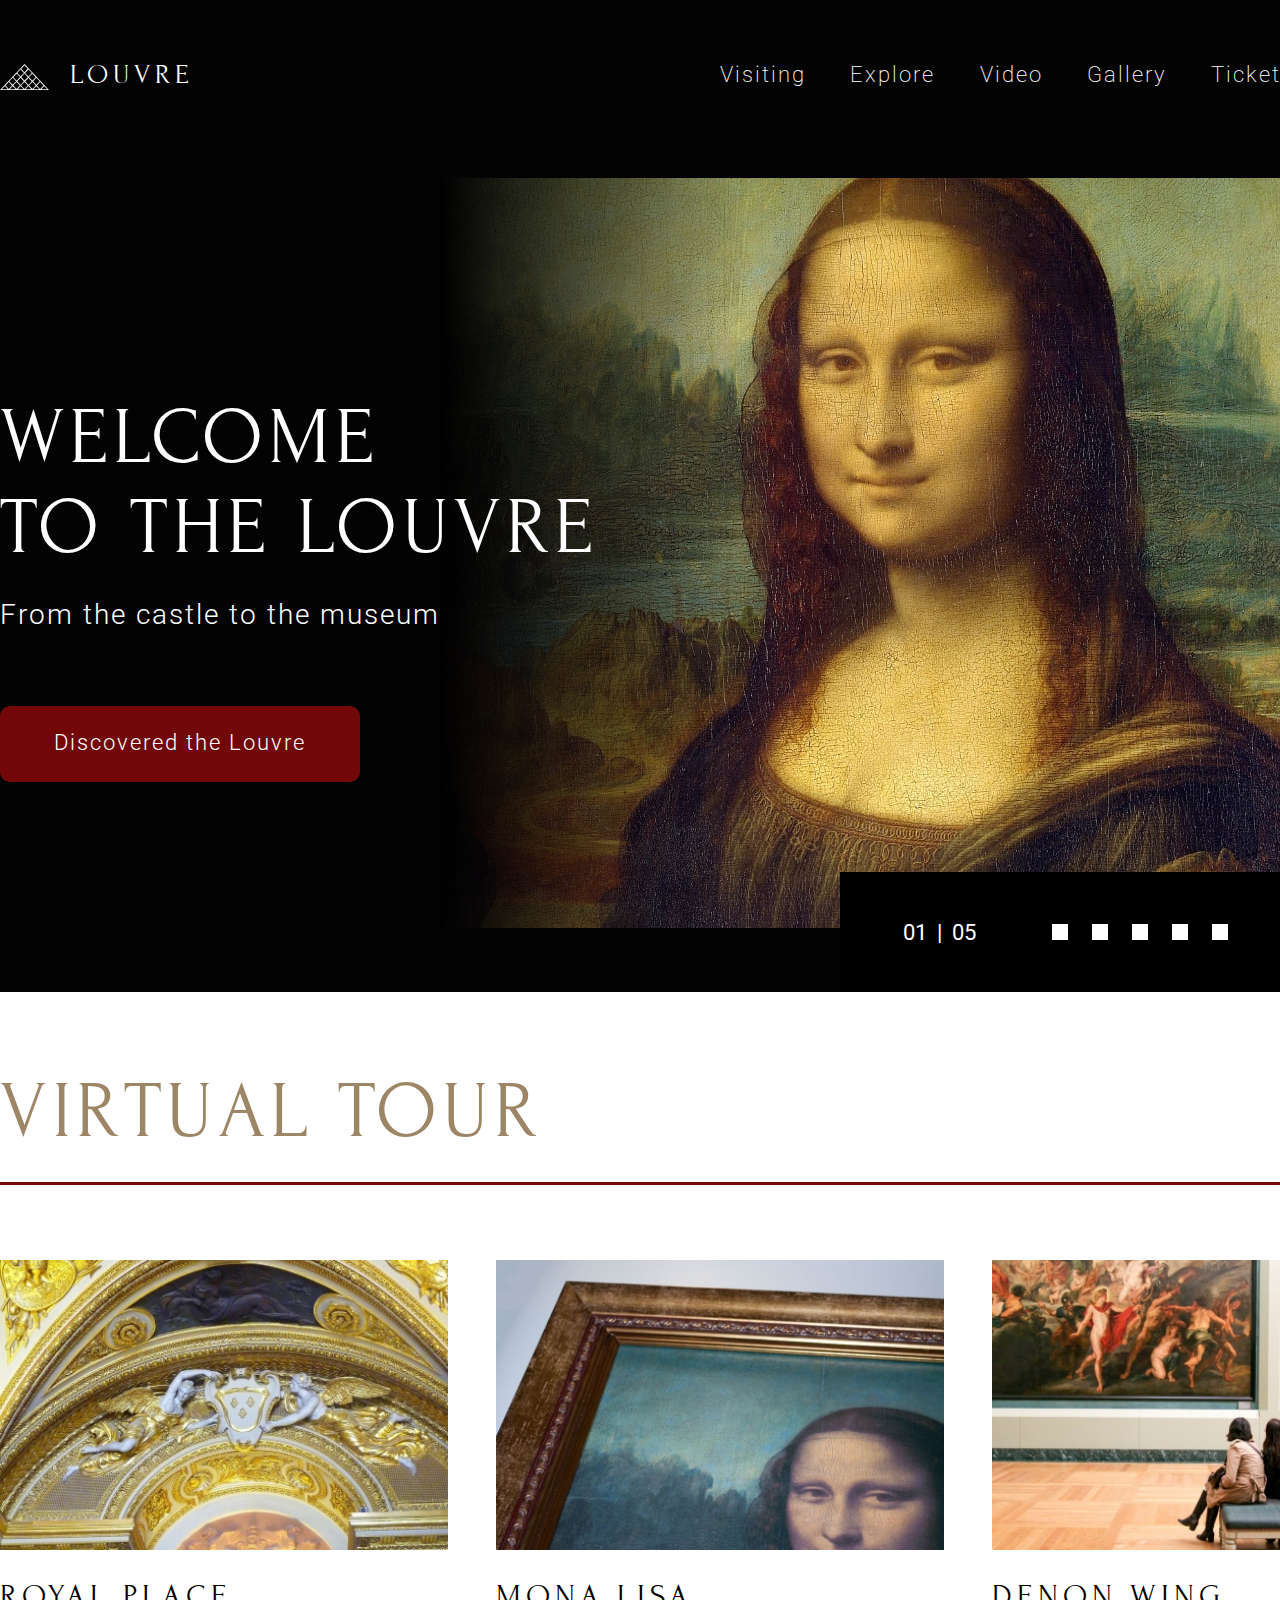
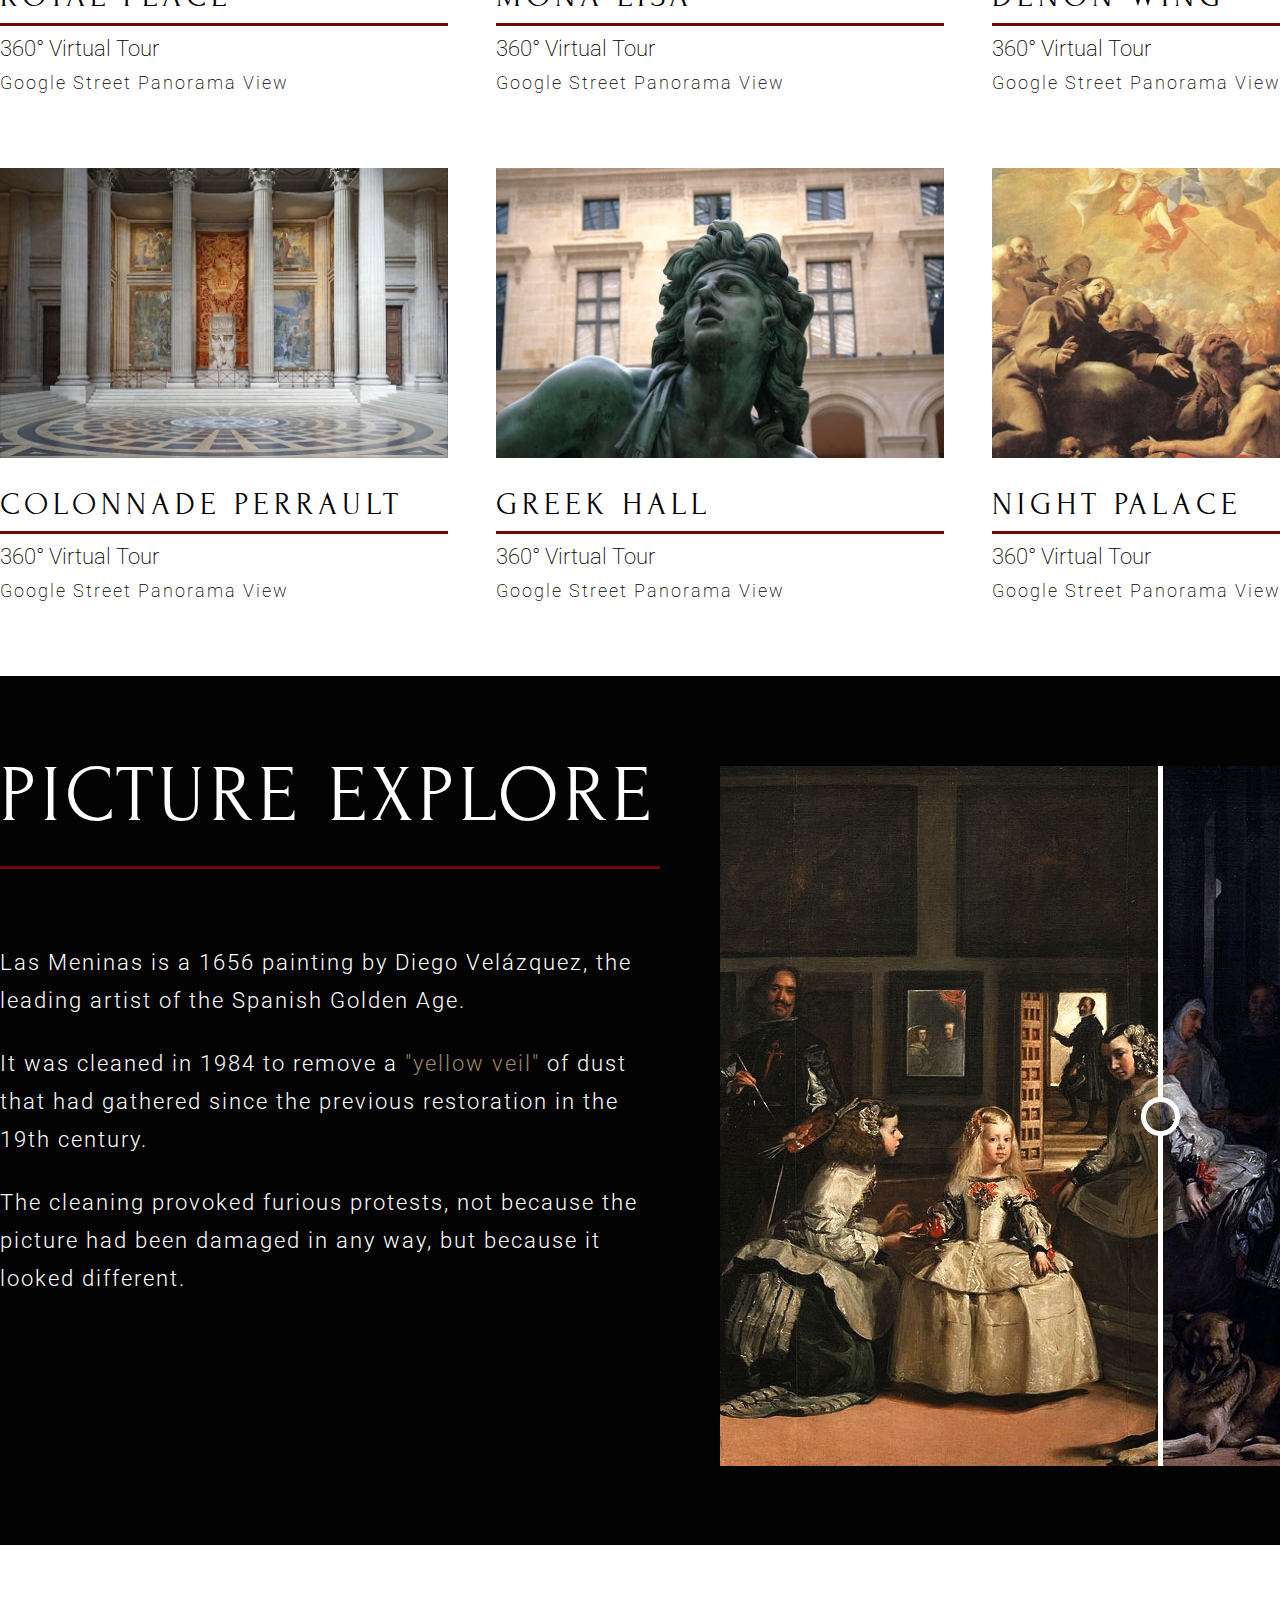
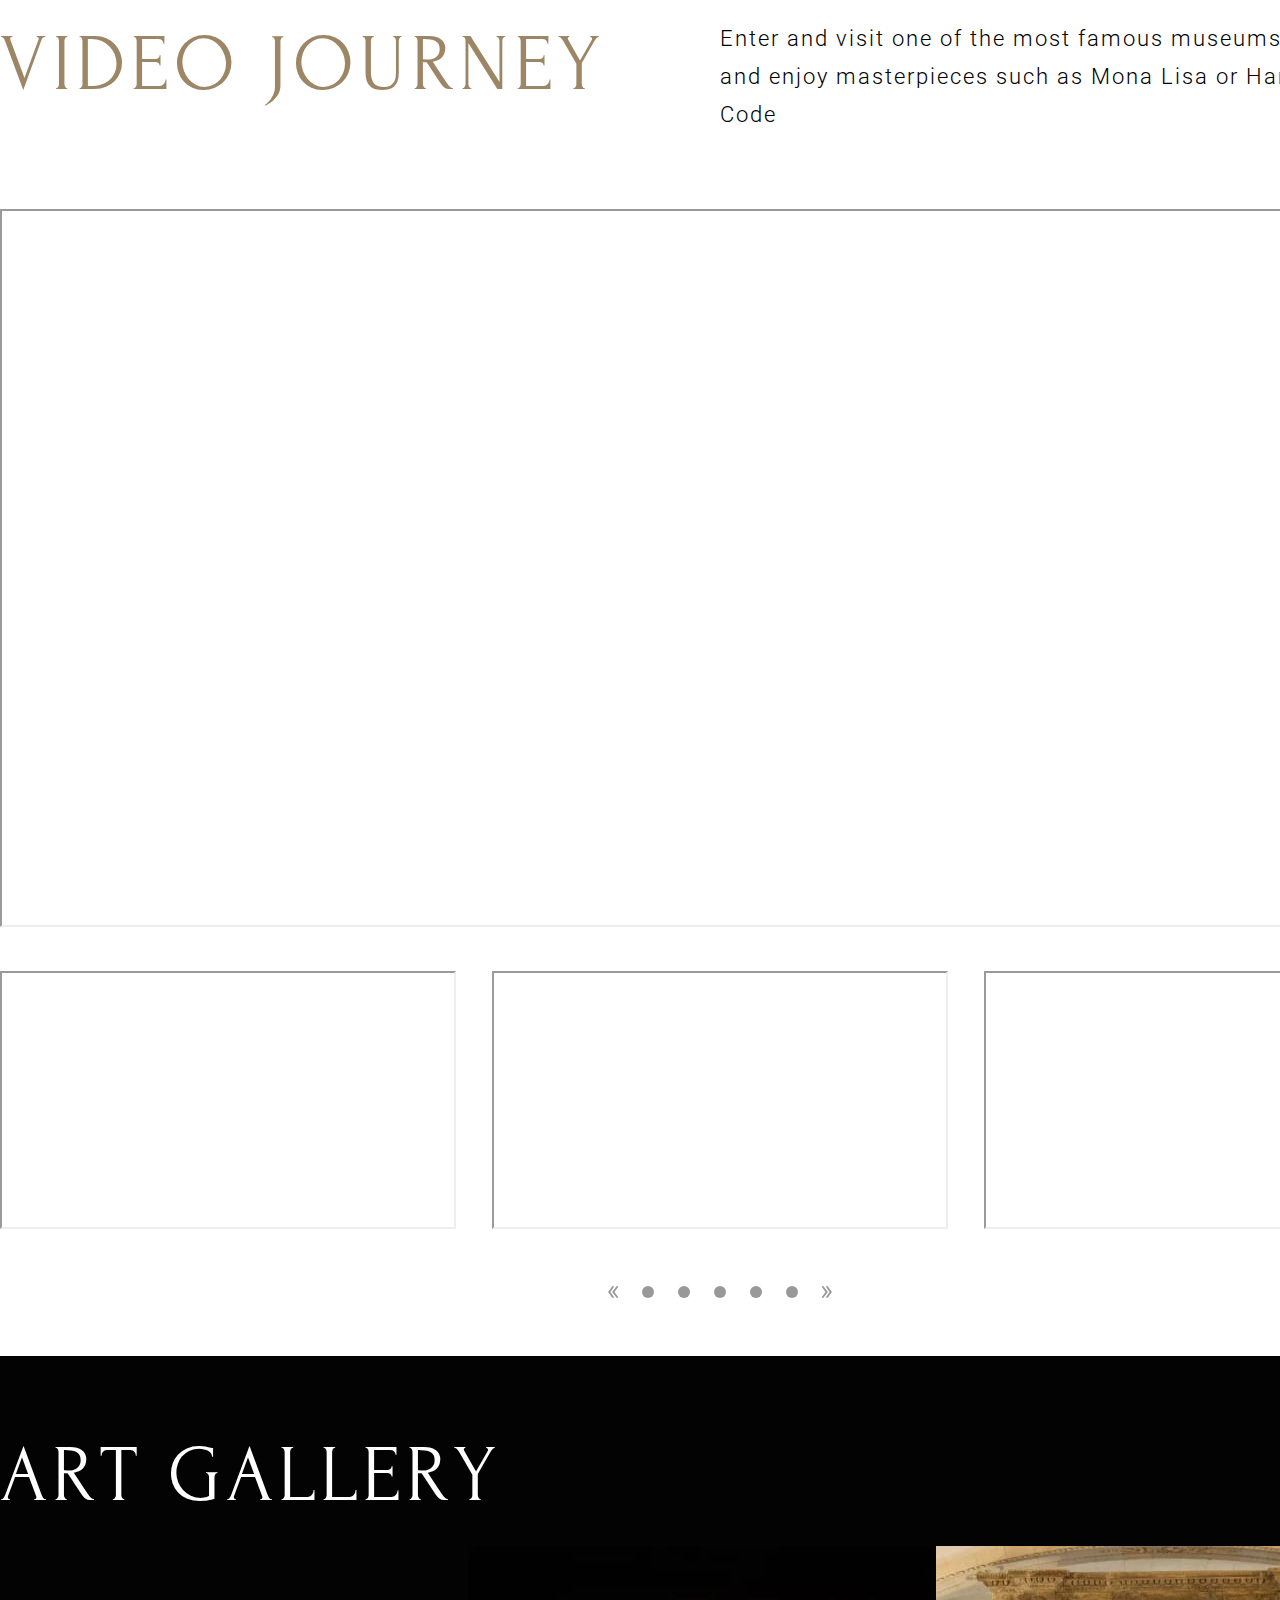
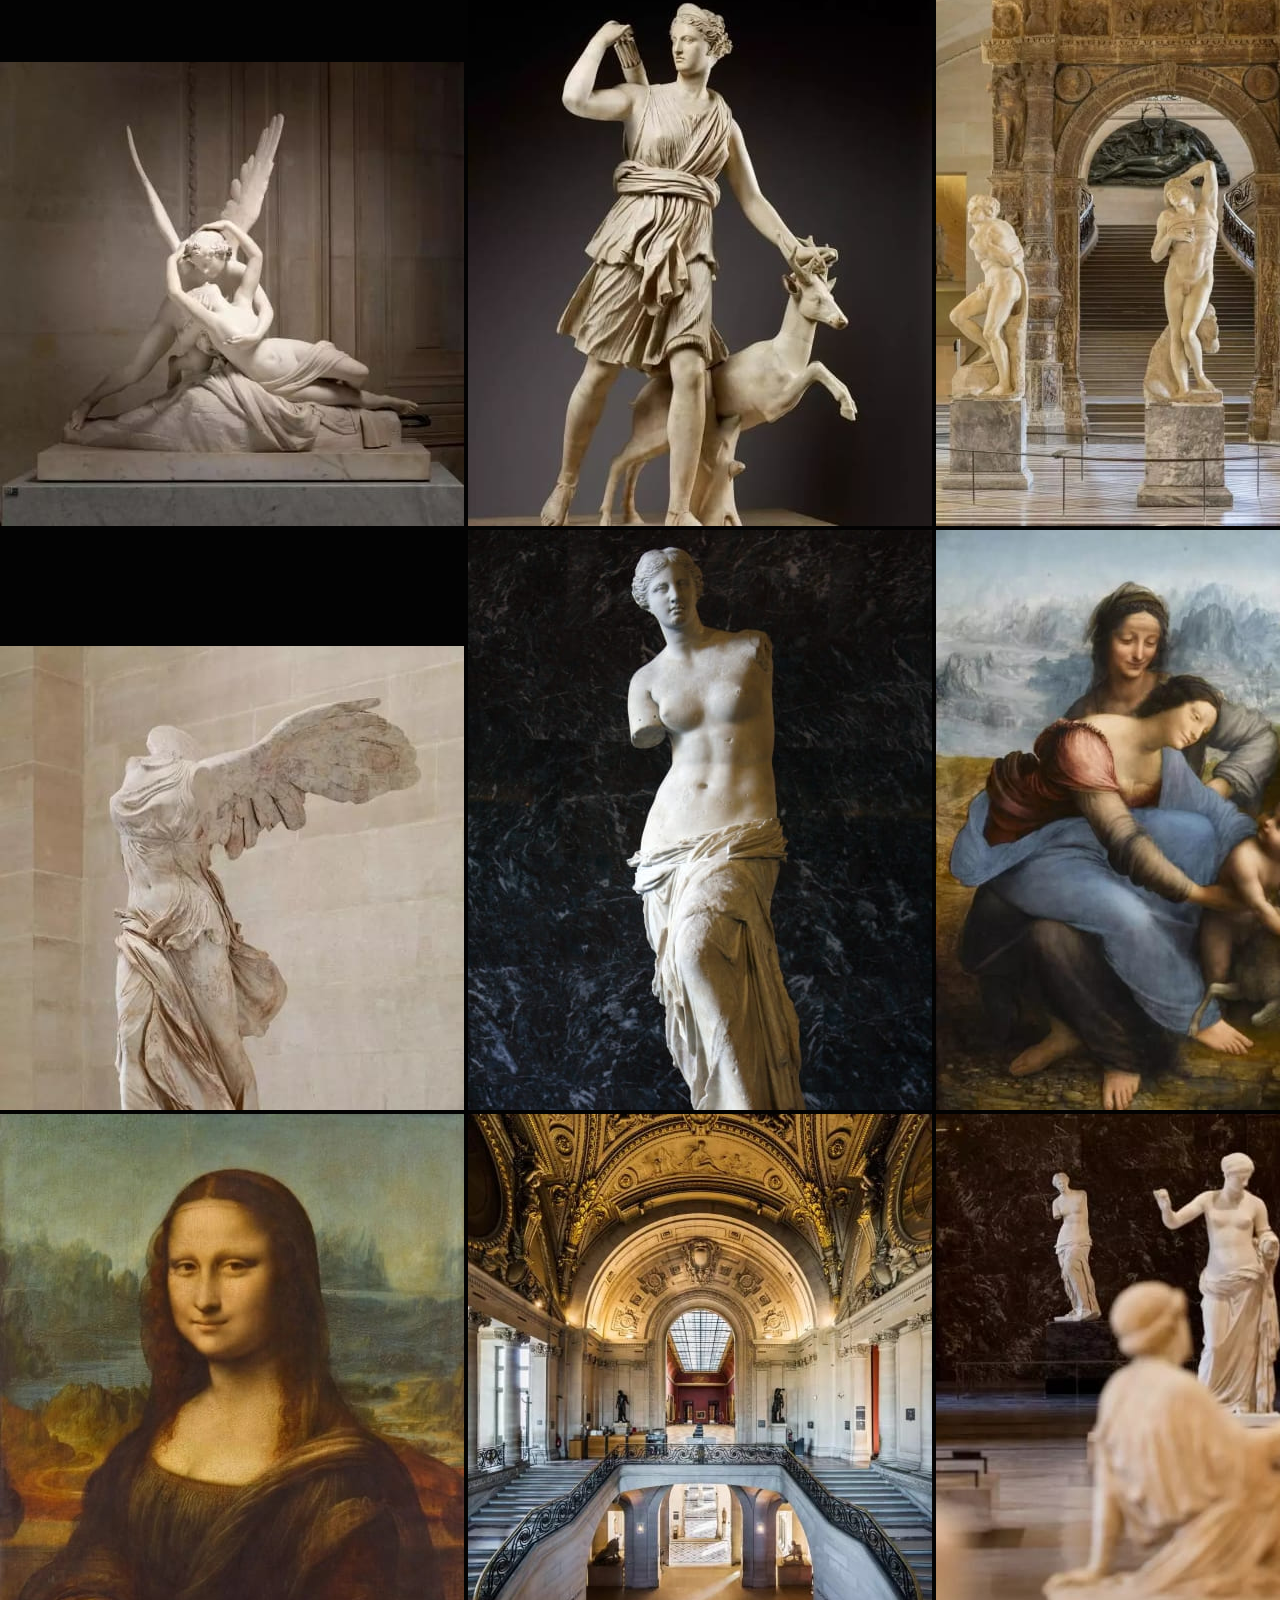
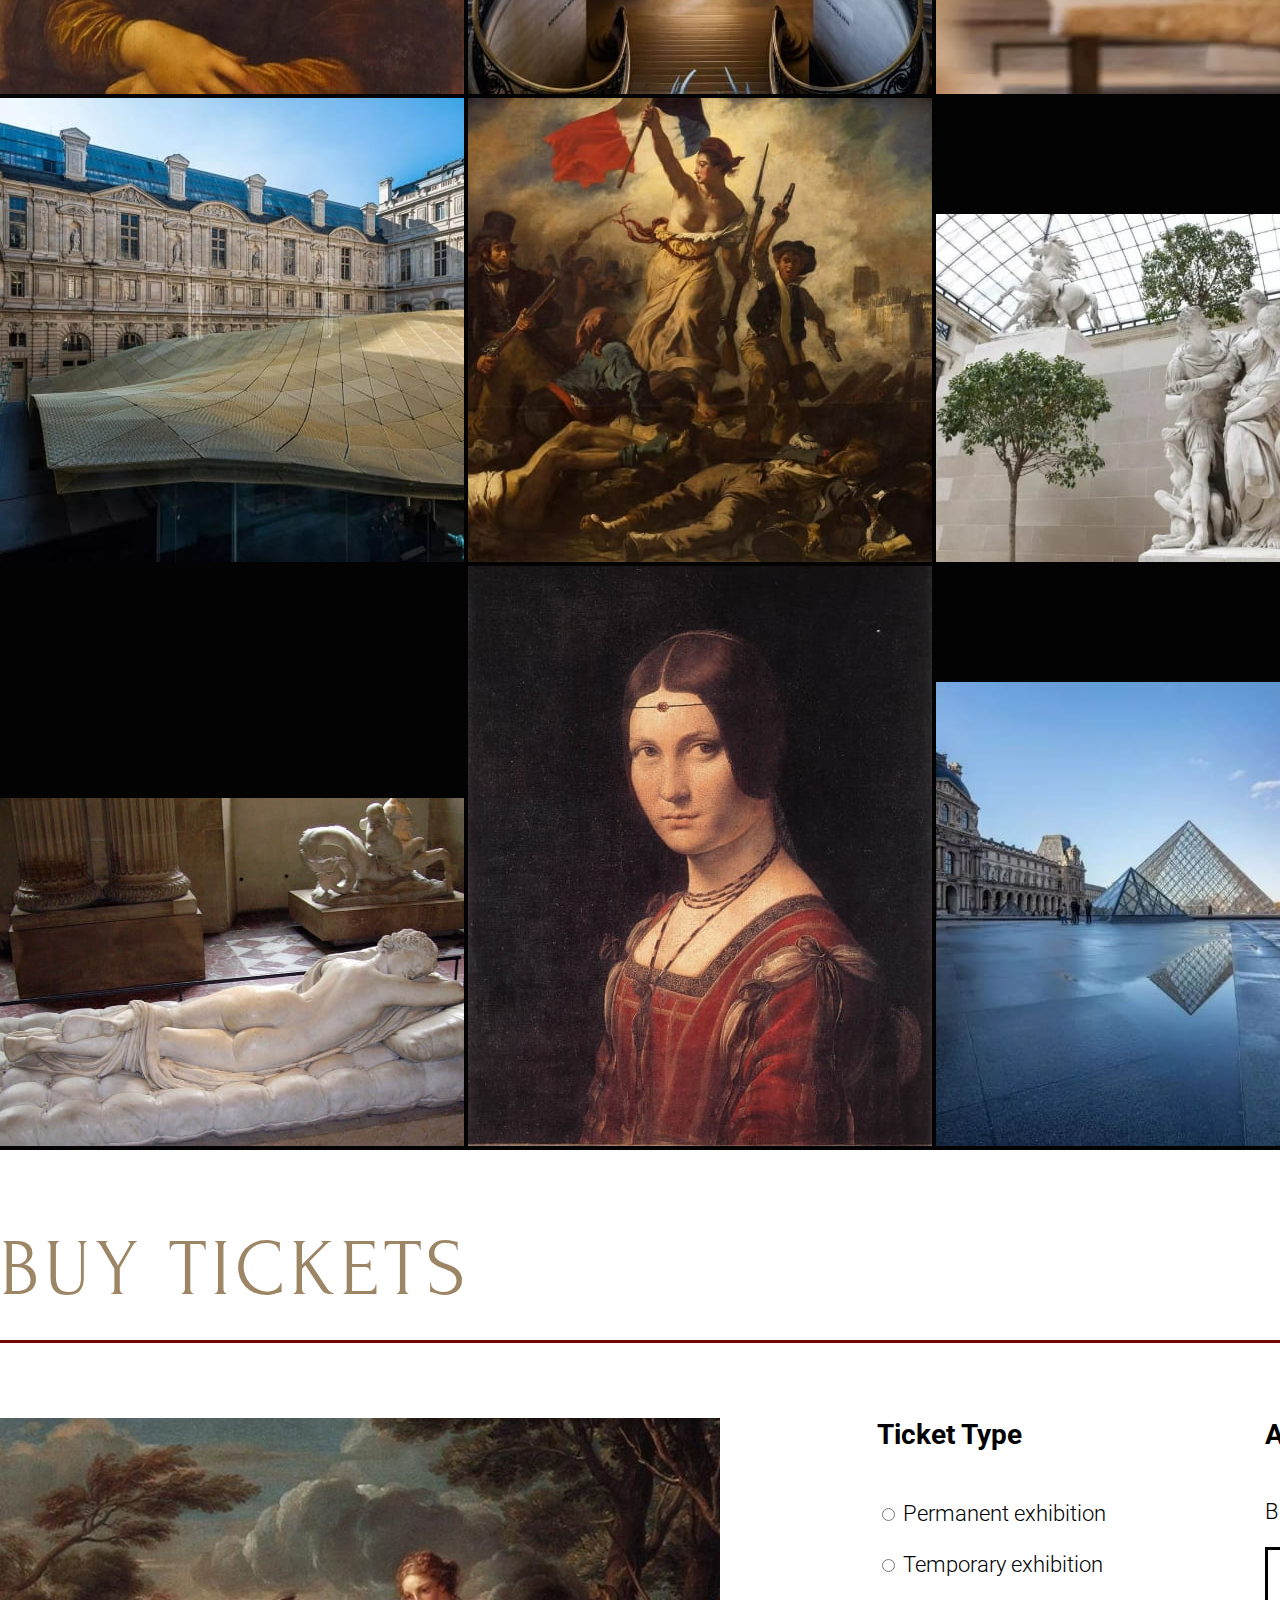
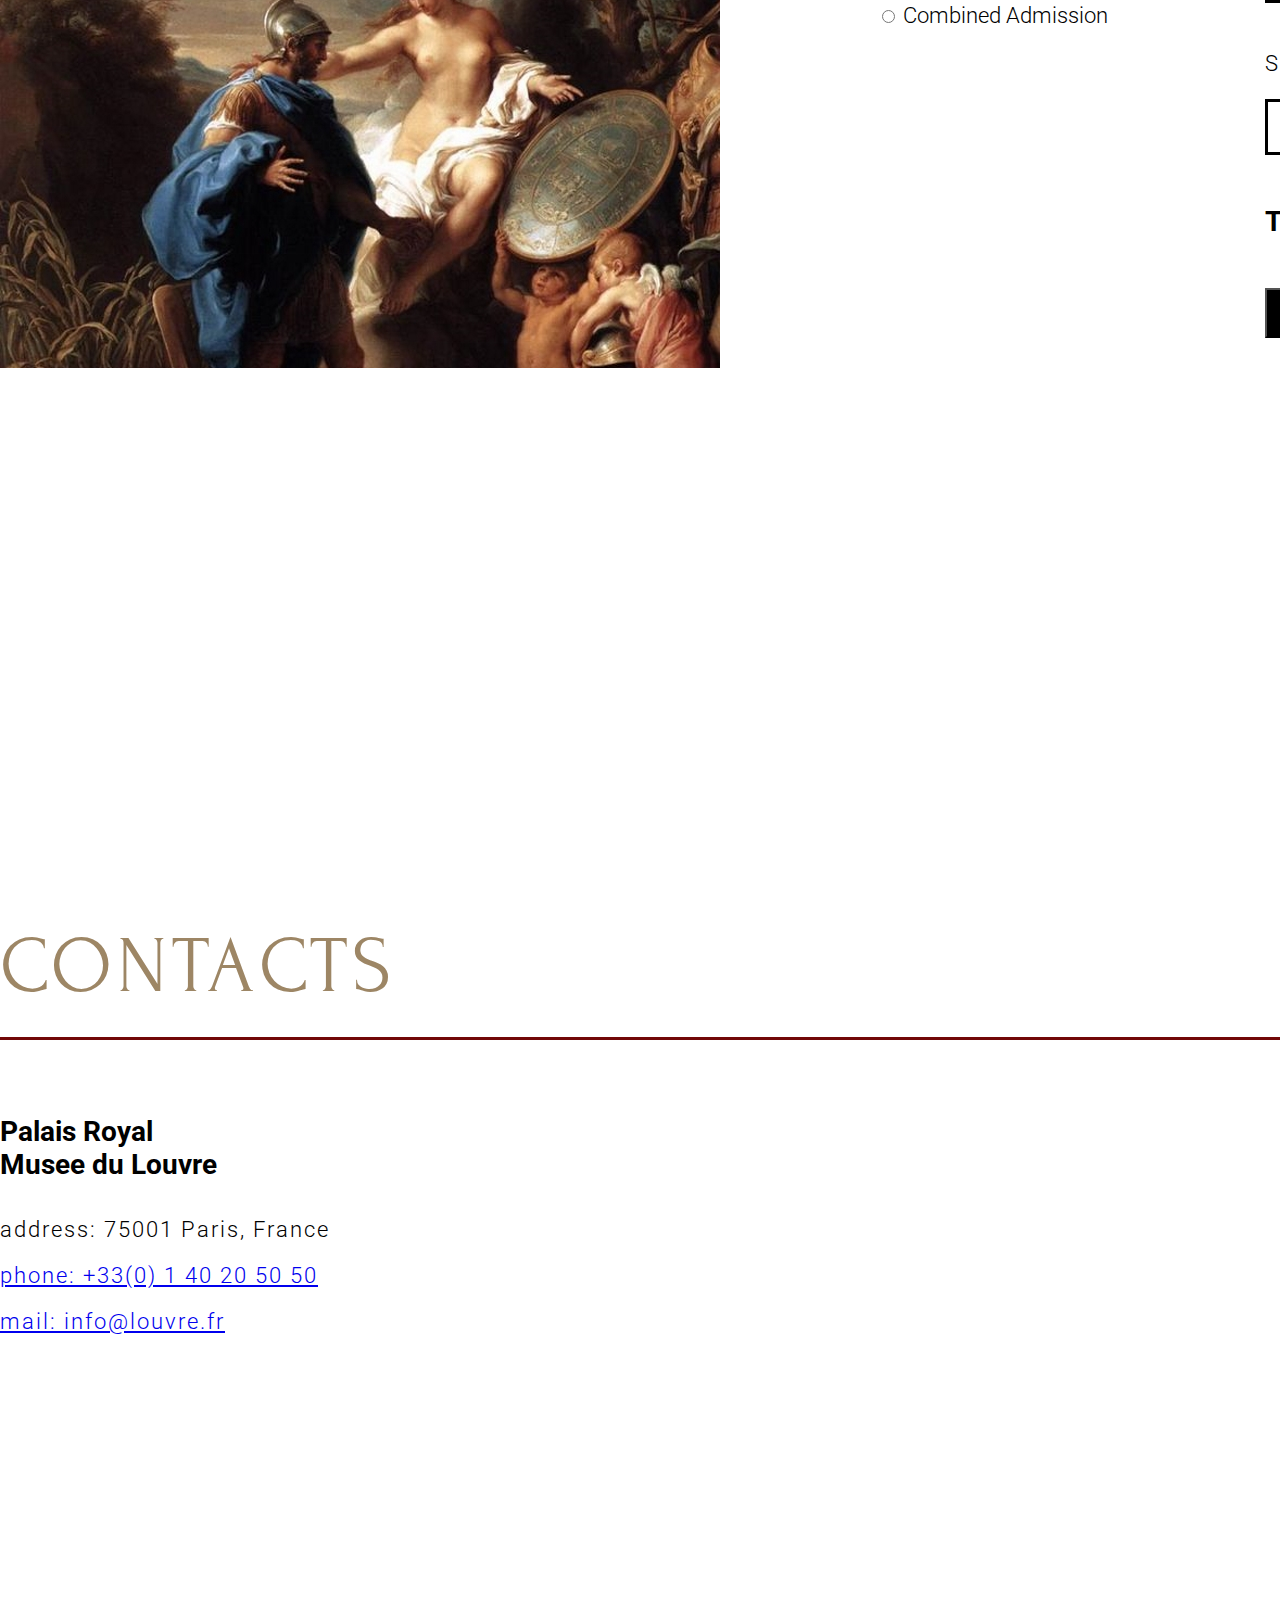
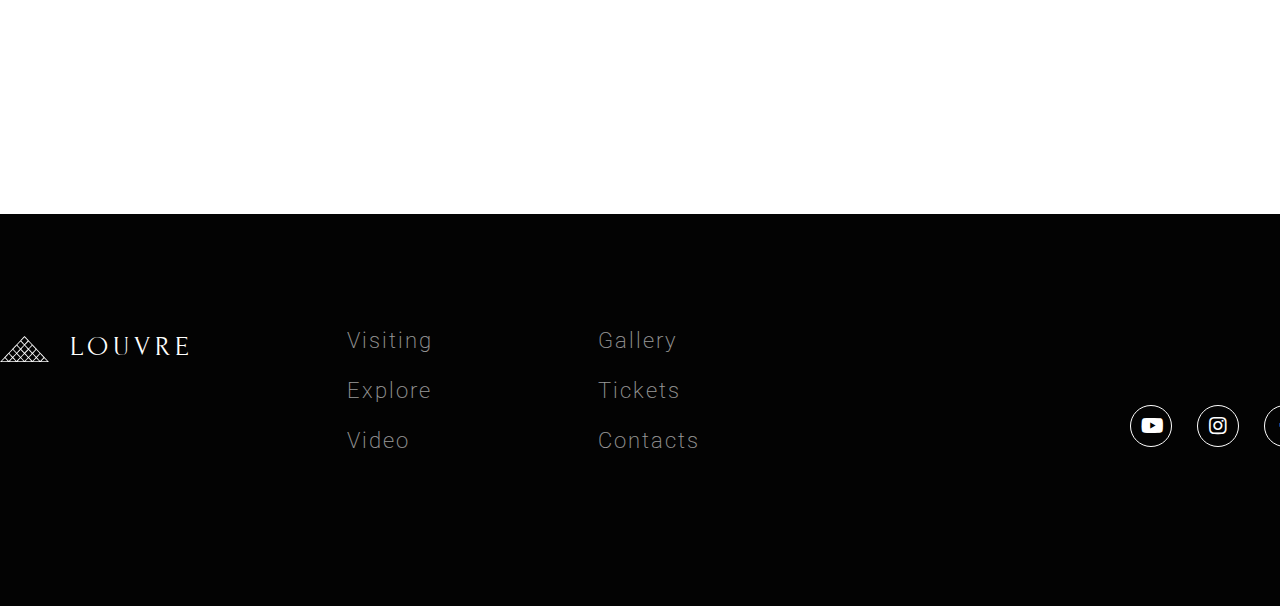
<file: index.html>
<!DOCTYPE html>
<html lang="en">
<head>
    <meta charset="UTF-8">
    <title>Title</title>
    <link rel="stylesheet" href="style.css">
    <link rel="shortcut icon" href="assets/favicon.ico" type="image/icon">
    <link rel="preconnect" href="https://fonts.googleapis.com">
    <link rel="preconnect" href="https://fonts.gstatic.com" crossorigin>
    <link rel="stylesheet" href="https://cdnjs.cloudflare.com/ajax/libs/font-awesome/5.15.3/css/all.min.css">
    <link href="https://fonts.googleapis.com/css2?family=Forum&family=Open+Sans&family=Roboto:ital,wght@0,100;0,300;0,400;0,500;0,700;0,900;1,300;1,400;1,500;1,700;1,900&display=swap"
          rel="stylesheet">
</head>
<body>
<header>
    <nav>
        <div class="logo">
            <div class="label"><img alt="#" src="img/Vector.png"></div>
            <div class="louvre"><a href="#">louvre</a></div>
        </div>
        <div class="tabs">
            <ul class="list">
                <li><a href="#Visiting">Visiting</a></li>
                <li><a href="#Explore">Explore</a></li>
                <li><a href="#Video">Video</a></li>
                <li><a href="#Gallery">Gallery</a></li>
                <li><a href="#Tickets">Tickets</a></li>
                <li><a href="#Contacts">Contacts</a></li>
            </ul>
        </div>
    </nav>
</header>
<main>
    <section id="Welcome">
        <div class="container">
            <div class="welcome">
                <div class="welcome_louvre">
                    <h1>Welcome<br>to the louvre</h1>
                    <p>From the castle to the museum</p>
                </div>
                <a class="BTN_discovered" href="tours/tour1.html" target="_blank">Discovered the Louvre</a>
            </div>
            <div class="welcome-slider">
                <div class="slider-line _one">
                    <span class="start">01</span>
                    <div class="middle">|</div>
                    <span class="end">05</span>
                </div>
                <div class="slider-line _two">
                    <img src="img/welcome-slider-line/slide%20pagination.png" alt="#">
                    <img src="img/welcome-slider-line/slide%20pagination.png" alt="#">
                    <img src="img/welcome-slider-line/slide%20pagination.png" alt="#">
                    <img src="img/welcome-slider-line/slide%20pagination.png" alt="#">
                    <img src="img/welcome-slider-line/slide%20pagination.png" alt="#">
                </div>
                <div class="slider-line _three">
                    <img class='left' src="img/welcome-slider-line/arrow.svg" alt="#">
                    <img class='right' src="img/welcome-slider-line/arrow.svg" alt="#">
                </div>
            </div>
            <div class="mona-lisa">
                <img class="Lisa" alt="Lisa" height="750" width="1000" src="img/Lisa.png">
            </div>
        </div>
    </section>
    <section id="Visiting">
        <div class="container">
            <h2>Virtual tour</h2>
            <div class="tours">
                <div class="tour">
                    <a href="tours/tour2.html" target="_blank">
                        <img alt="#" src="img/Tours/Rectangle_1.jpg">
                        <h3>Royal Place</h3>
                        <h4>360° Virtual Tour</h4>
                        <p>Google Street Panorama View</p>
                    </a>
                </div>
                <div class="tour">
                    <a href="tours/tour6.html" target="_blank">
                        <img alt="#" src="img/Tours/Rectangle_5.jpg">
                        <h3>Mona Lisa</h3>
                        <h4>360° Virtual Tour</h4>
                        <p>Google Street Panorama View</p>
                    </a>
                </div>
                <div class="tour">
                    <a href="tours/tour3.html" target="_blank">
                        <img alt="#" src="img/Tours/Rectangle_2.jpg">
                        <h3>Denon Wing</h3>
                        <h4>360° Virtual Tour</h4>
                        <p>Google Street Panorama View</p>
                    </a>
                </div>
                <div class="tour">
                    <a href="tours/tour4.html" target="_blank">
                        <img alt="#" src="img/Tours/Rectangle_3.jpg">
                        <h3>Colonnade Perrault</h3>
                        <h4>360° Virtual Tour</h4>
                        <p>Google Street Panorama View</p>
                    </a>
                </div>
                <div class="tour">
                    <a href="tours/tour5.html" target="_blank">
                        <img alt="#" src="img/Tours/Rectangle_6.jpg">
                        <h3>Greek hall</h3>
                        <h4>360° Virtual Tour</h4>
                        <p>Google Street Panorama View</p>
                    </a>
                </div>
                <div class="tour">
                    <a href="tours/tour7.html" target="_blank">
                        <img alt="#" src="img/Tours/Rectangle_4.jpg">
                        <h3>Night Palace</h3>
                        <h4>360° Virtual Tour</h4>
                        <p>Google Street Panorama View</p>
                    </a>
                </div>
            </div>
        </div>
    </section>
    <section id="Explore">
        <div class="container">
            <div class="explore_description _black">
                <h2>Picture explore</h2>
                <p>Las Meninas is a 1656 painting by Diego Velázquez, the leading artist of the Spanish Golden Age.</p>
                <p>It was cleaned in 1984 to remove a <span>"yellow veil"</span> of dust that had gathered since the
                    previous restoration in the 19th century.</p>
                <p>The cleaning provoked furious protests, not because the picture had been damaged in any way, but
                    because it looked different.</p>
            </div>
            <div class="explore_image"><img alt="#" src="img/Rectangle.jpg"></div>
        </div>
    </section>
    <section id="Video">
        <div class="container">
            <div class="video_description">
                <h2>Video journey</h2>
                <p>Enter and visit one of the most famous museums in the world and enjoy masterpieces such as Mona Lisa
                    or Hammurabi's Code</p>
            </div>
            <iframe width="1440" height="714" src="https://www.youtube.com/embed/zp1BXPX8jcU"></iframe>
            <div class="video-slider">
                <iframe width="452" height="254" src="https://www.youtube.com/embed/y_CmwHT3WAM"></iframe>
                <iframe width="452" height="254" src="https://www.youtube.com/embed/x50U79vGqHQ"></iframe>
                <iframe width="452" height="254" src="https://www.youtube.com/embed/bspPB0jBsCk"></iframe>
            </div>
            <div class="video-slider-line">
                <div class="line">
                    <img src="img/video-slider-line/arrow-L.svg" alt="arrow-L">
                    <img src="img/video-slider-line/Ellipse.svg" alt="dot">
                    <img src="img/video-slider-line/Ellipse.svg" alt="dot">
                    <img src="img/video-slider-line/Ellipse.svg" alt="dot">
                    <img src="img/video-slider-line/Ellipse.svg" alt="dot">
                    <img src="img/video-slider-line/Ellipse.svg" alt="dot">
                    <img src="img/video-slider-line/arrow-R.svg" alt="arrow-R">
                </div>
            </div>
        </div>
    </section>
    <section id="Gallery">
        <div class="container _black">
            <h2>Art Gallery</h2>
            <div class="gallery_desk">
                <img src="assets/img/galery/galery1.jpg" alt="paint">
                <img src="assets/img/galery/galery2.jpg" alt="paint">
                <img src="assets/img/galery/galery3.jpg" alt="paint">
                <img src="assets/img/galery/galery4.jpg" alt="paint">
                <img src="assets/img/galery/galery5.jpg" alt="paint">
                <img src="assets/img/galery/galery6.jpg" alt="paint">
                <img src="assets/img/galery/galery7.jpg" alt="paint">
                <img src="assets/img/galery/galery8.jpg" alt="paint">
                <img src="assets/img/galery/galery9.jpg" alt="paint">
                <img src="assets/img/galery/galery10.jpg" alt="paint">
                <img src="assets/img/galery/galery11.jpg" alt="paint">
                <img src="assets/img/galery/galery12.jpg" alt="paint">
                <img src="assets/img/galery/galery13.jpg" alt="paint">
                <img src="assets/img/galery/galery14.jpg" alt="paint">
                <img src="assets/img/galery/galery15.jpg" alt="paint">
            </div>
        </div>
    </section>
    <section id="Tickets">
        <div class="container">
            <h2>Buy tickets</h2>
            <div class="bye">
                <div class="ticket_img">
                    <img alt="#" src="img/Rectangle_2.png">
                </div>
                <div class="type">
                    <h5>Ticket Type</h5>
                    <div class="input">
                        <label>
                            <input name='radio' type="radio"> Permanent exhibition
                        </label>
                    </div>
                    <div class="input">
                        <label>
                            <input name='radio' type="radio"> Temporary exhibition
                        </label>
                    </div>
                    <div class="input">
                        <label>
                            <input name='radio' type="radio"> Combined Admission
                        </label>
                    </div>
                </div>
                <div class="amount">
                    <h5>Amount</h5>
                    <p>Basic 18+</p>
                    <div class="count">
                        <button class="minus">-</button>
                        <label>
                            <input type="number" class="counter" min="1" max="20" value="1" readonly>
                        </label>
                        <button class="plus">+</button>
                    </div>
                    <p>Senior 65+</p>
                    <div class="count">
                        <button class="minus">-</button>
                        <label>
                            <input type="number" class="counter" min="1" max="20" value="1" readonly>
                        </label>
                        <button class="plus">+</button>
                    </div>
                    <h5 class="total">Total $220</h5>
                    <button class="bye_now">Bye Now</button>
                </div>
            </div>
        </div>
    </section>
    <div class="parallax"></div>
    <section id="Contacts">
        <div class="container">
            <h2>Contacts</h2>
            <div class="contacts_text">
                <div class="text">
                    <h5>Palais Royal<br>Musee du Louvre</h5>
                    <p>address: 75001 Paris, France</p>
                    <p><a href="tel:+33(0)140205050" class="phone">phone: +33(0) 1 40 20 50 50</a></p>
                    <p><a href="mailto:info@louvre.fr" class="mail">mail: info@louvre.fr</a></p>
                </div>
                <div>
                    <iframe src="https://www.google.com/maps/embed?pb=!1m18!1m12!1m3!1d3121.563870992307!2d2.337707139242546!3d48.8598909305381!2m3!1f0!2f0!3f0!3m2!1i1024!2i768!4f13.1!3m3!1m2!1s0x47e671d877937b0f%3A0xb975fcfa192f84d4!2z0JvRg9Cy0YA!5e0!3m2!1sru!2sby!4v1628975435619!5m2!1sru!2sby"
                            width="960" height="620" style="border:0;" allowfullscreen="" loading="lazy"></iframe>
                </div>
            </div>
        </div>
    </section>
</main>
<footer>
    <div class="container">
        <div class="block_1">
            <div class="logo">
                <div class="label"><img alt="#" src="img/Vector.png"></div>
                <div class="louvre"><a href="#">louvre</a></div>
            </div>
            <div class="footer_tabs">
                <ul class="list">
                    <li><a href="#Visiting">Visiting</a></li>
                    <li><a href="#Explore">Explore</a></li>
                    <li><a href="#Video">Video</a></li>
                    <li><a href="#Gallery">Gallery</a></li>
                    <li><a href="#Tickets">Tickets</a></li>
                    <li><a href="#Contacts">Contacts</a></li>
                </ul>
            </div>
        </div>
        <div class="block_2">
            <div class="social">
                <div class="net"><i class="fab fa-youtube"></i></div>
                <div class="net"><i class="fab fa-instagram"></i></div>
                <div class="net"><i class="fab fa-facebook-f"></i></div>
                <div class="net"><i class="fab fa-twitter"></i></div>
                <div class="net"><i class="fab fa-pinterest"></i></div>
            </div>
        </div>
    </div>
</footer>
<script src="index.js"></script>
</body>
</html>
</file>
<file: style.css>
html {
    margin: auto;
    scroll-behavior: smooth;
}

body {
    margin: 0;
}

header {
    width: 100%;
    height: 150px;
    background: #030303;
}

section {
    width: 100%;
    background: #030303;
    margin: 0;
}

.container {
    width: 1440px;
    margin: auto;
}

#Welcome .container {
    display: flex;
    justify-content: space-between;
    position: relative;
    align-items: end;
    height: 842px;
}

.welcome {
    z-index: 1;
}

.welcome-slider {
    height: 120px;
    width: 600px;
    display: flex;
    justify-content: space-between;
    background-color: black;
    z-index: 1;
}

.welcome_louvre p {
    padding: 0;
    margin: 25px 0 0 0;
}

.slider-line {
    width: 33.3%;
    display: flex;
    justify-content: space-around;
    margin: auto;
}
.slider-line img:hover {
    cursor: pointer;
    opacity: 0.5;
}

._three {
    justify-content: center;
}

._one {
    justify-content: center;
}

._three img {
    padding: 0 10px 0 10px;
}

.slider-line span {
    color: white;
    font-family: Roboto;
    font-size: 22px;
    line-height: 65px;
}

.slider-line .middle {
    font-family: Roboto;
    font-size: 22px;
    line-height: 45px;
    color: #FFFFFF;
    text-transform: uppercase;
    padding: 10px;
}

.slider-line .left {
    transform: rotate(-180deg);
}

.mona-lisa {
    position: absolute;
    z-index: 0;
    bottom: 60px;
    left: 440px;
}

nav {
    justify-content: space-between;
    width: 1440px;
    height: 150px;
    margin: auto;
    display: flex;
}

.logo {
    display: flex;
    justify-content: start;
    width: 50%;
    margin: 0;
    align-items: center;
}

.logo a {
    text-decoration: none;
    color: #FFFFFF;
}

.label {
    margin: 8px 0 0 0;
}

.input {
    margin: 25px 0 0 0;
    font-family: Roboto, sans-serif;
    font-style: normal;
    font-weight: 300;
    font-size: 22px;
    line-height: 26px;
}

.bye_now {
    width: 175px;
    height: 50px;
    font-family: Roboto, sans-serif;
    font-style: normal;
    font-weight: 300;
    font-size: 22px;
    line-height: 26px;
    text-align: center;
    letter-spacing: 2px;
    background-color: black;
    color: rgba(255, 255, 255, 1);
    transition: all ease 0.5s;
}

.bye_now:hover {
    background: #9D8665;
    cursor: pointer;
}

.counter {
    width: 50px;
    height: 50px;
    display: flex;
}

.louvre {
    font-family: Forum, sans-serif;
    font-style: normal;
    font-weight: normal;
    font-size: 28px;
    line-height: 50px;
    letter-spacing: 5px;
    text-transform: uppercase;
    margin: 0 0 0 21px;
    padding: 0;
}

.tabs {
    display: block;
    width: 50%;
    margin: auto;
}

.list {
    display: flex;
    color: #FFFFFF;
    margin: 0;
    padding: 0;
    justify-content: space-between;
    list-style: none;
    font-family: Roboto, sans-serif;
    font-style: normal;
    font-weight: 200;
    font-size: 22px;
    line-height: 50px;
    letter-spacing: 2px;
}

.list a {
    text-decoration: none;
    color: #FFFFFF;
    transition: all ease 0.5s;
}

.list a:hover {
    color: #9D8665;
    cursor: pointer;
}

.welcome_louvre {
    width: 598px;
}

h1 {
    font-family: Forum, sans-serif;
    font-style: normal;
    font-weight: normal;
    font-size: 80px;
    line-height: 90px;
    letter-spacing: 5px;
    text-transform: uppercase;
    color: #FFFFFF;
    margin: 0;
    padding: 114px 0 0 0;
}

h2 {
    font-family: Forum, sans-serif;
    font-style: normal;
    font-weight: normal;
    font-size: 80px;
    line-height: 90px;
    letter-spacing: 5px;
    text-transform: uppercase;
    color: #9D8665;
    margin: 0;
    padding-top: 75px;
    padding-bottom: 25px;
    border-bottom: 3px solid #710707;
}

._black h2 {
    color: #FFFFFF;
}

h3 {
    font-family: Forum, sans-serif;
    font-style: normal;
    font-weight: normal;
    font-size: 32px;
    line-height: 35px;
    letter-spacing: 5px;
    text-transform: uppercase;
    color: #000000;
    margin: 0;
    padding: 25px 0 9px 0;
    border-bottom: 3px solid #710707;
}

h4 {
    font-family: Roboto, sans-serif;
    font-style: normal;
    font-weight: 200;
    font-size: 22px;
    line-height: 26px;
    color: #000000;
    margin: 0;
    padding: 10px 0 0 0;
}

h5 {
    font-family: Roboto, sans-serif;
    font-style: normal;
    font-weight: bold;
    font-size: 28px;
    line-height: 33px;
    margin: 0;
}

.type h5 {
    margin-bottom: 50px;
}

p {
    font-family: Roboto, sans-serif;
    font-style: normal;
    font-weight: 300;
    font-size: 28px;
    line-height: 33px;
    letter-spacing: 2px;
    color: #FFFFFF;
    padding: 26px 0 0 0;
}

.BTN_discovered {
    display: block;
    width: 360px;
    height: 52px;
    background: #710707;
    border-radius: 10px;
    font-family: Roboto, sans-serif;
    font-style: normal;
    font-weight: 300;
    font-size: 22px;
    line-height: 26px;
    align-items: center;
    letter-spacing: 2px;
    color: #FFFFFF;
    margin: 75px 0 210px 0;
    text-decoration: none;
    text-align: center;
    padding-top: 24px;
    transition: all ease 0.5s;
}

.BTN_discovered:hover {
    cursor: pointer;
    background: #9d8665;
}

#Visiting {
    background: #FFFFFF;
}

.tours {
    display: grid;
    grid-template-columns: 1fr 1fr 1fr;
    grid-template-rows: 1fr 1fr;
    grid-column-gap: 3em;
    margin: 75px 0 0 0;
}

.tours p {
    font-family: Roboto, sans-serif;
    font-style: normal;
    font-weight: 200;
    font-size: 18px;
    line-height: 21px;
    color: #000000;
    margin: 0;
    padding: 10px 0 75px 0;
}

.tour img {
    width: 100%;
}
.tour a {
    text-decoration: none;
    color: #000000;
}
#Explore {
    background: #030303;
}

#Explore .container {
    display: flex;
}

.explore_description {
    margin: 0;
    padding: 0 30px 0 0;
}

.explore_image {
    margin: 0;
    padding: 90px 0 75px 30px;
}

.explore_description h2 {
    margin-bottom: 75px;
}

.explore_description p {
    font-family: Roboto, sans-serif;
    font-style: normal;
    font-weight: 300;
    font-size: 22px;
    line-height: 38px;
    color: #FFFFFF;
    margin: 0;
    padding: 0 0 25px 0;
}

.explore_description span {
    color: #9d8665;
}

#Video {
    background: #FFFFFF;
}

#Video p {
    font-family: Roboto, sans-serif;
    font-style: normal;
    font-weight: 300;
    font-size: 22px;
    line-height: 38px;
    width: 50%;
    padding: 0 0 0 0;
    margin: 0;
    align-items: center;
    color: #000000;
}

#Video .container {
    padding: 75px 0 0 0;
}

#Video h2 {
    padding: 0;
    width: 50%;
    margin: 0;
    border: none;
}

.video_description {
    display: flex;
    justify-content: space-between;
    padding: 0 0 75px 0;
}

.video-slider {
    display: flex;
    justify-content: space-between;
    padding-top: 40px;
}

.video-slider-line {
    display: flex;
    justify-content: center;
    height: 127px;
    width: 33.3%;
    margin: 0 auto;
}
.video-slider-line img:hover {
    cursor: pointer;
    opacity: 0.7;
}

#Gallery h2 {
    border: none;
}

.line {
    margin: auto;
}

.line img {
    padding: 0 10px 0 10px;
}

.bye {
    display: flex;
    justify-content: space-between;
    padding: 75px 0 75px 0;
}

#Tickets {
    background: #FFFFFF;
}

#Tickets input {
    display: inline-block;
    outline: none;
}

.amount p {
    font-family: Roboto, sans-serif;
    font-style: normal;
    font-weight: 300;
    font-size: 22px;
    line-height: 26px;
    color: #000000;
}

.amount .total {
    padding: 50px 0 50px 0;
}

.counter p {
    margin: auto;
    padding: 0;
}

.amount .counter {
    height: 50px;
    border: none;
    padding: 0;
    font-family: Roboto, sans-serif;
    font-weight: normal;
    font-size: 20px;
    line-height: 37px;
    text-align: center;
}

.count {
    display: flex;
    margin: 0;
    border: 3px solid black;
    width: 150px;
}

.minus, .plus {
    height: 50px;
    width: 33.3%;
    border: none;
    padding: 0;
    background: #FFFFFF;
    font-size: 22px;
    cursor: pointer;
}

#Contacts {
    background: #FFFFFF;
}

.contacts_text {
    display: flex;
    justify-content: space-between;
    margin: 75px 0 75px 0;
}

.text h5 {
    color: #000000;
    margin: 0;
    padding: 0 0 16px 0;
}

.text p {
    font-family: Roboto, sans-serif;
    font-style: normal;
    font-weight: 300;
    font-size: 22px;
    line-height: 26px;
    display: flex;
    align-items: flex-end;
    color: #000000;
    margin: 0;
    padding: 20px 0 0 0;
}
.parallax {
    width: 100%;
    height: 400px;
    background-image: url('assets/img/parallax.jpg');
    background-size: cover;
    background-attachment: fixed;
}
footer {
    background: #030303;
    height: 392px;
}

footer .container {
    display: flex;
    justify-content: space-between;
    color: #FFFFFF;
    height: 201px;
    padding: 32px 0 32px 0;
}

footer .logo {
    width: 348px;
}

.social {
    display: flex;
    justify-content: space-between;
    align-items: end;
}

.social i {
    color: #FFFFFF;
    padding: 10px;
    font-size: 20px;
    transition: all ease 0.5s;
}

.social i:hover {
    color: #9D8665;
    cursor: pointer;
}

.net {
    height: 40px;
    width: 40px;
    border: 1px solid #FFFFFF;
    border-radius: 50%;
    margin: 0 0 0 25px;
    text-align: center;
}

.footer_tabs .list {
    display: flex;
    height: 150px;
    flex-wrap: wrap;
    flex-direction: column;
    justify-content: start;
    opacity: 0.6;
}

.footer_tabs {
    margin: 70px 0 0 0;
    width: 60%;
    text-align: start;
}
.block_1 {
    display: flex;
    justify-content: start;
    width: 60%;
}
.block_2 {
    display: flex;
    justify-content: end;
    width: 40%;
}
</file>
